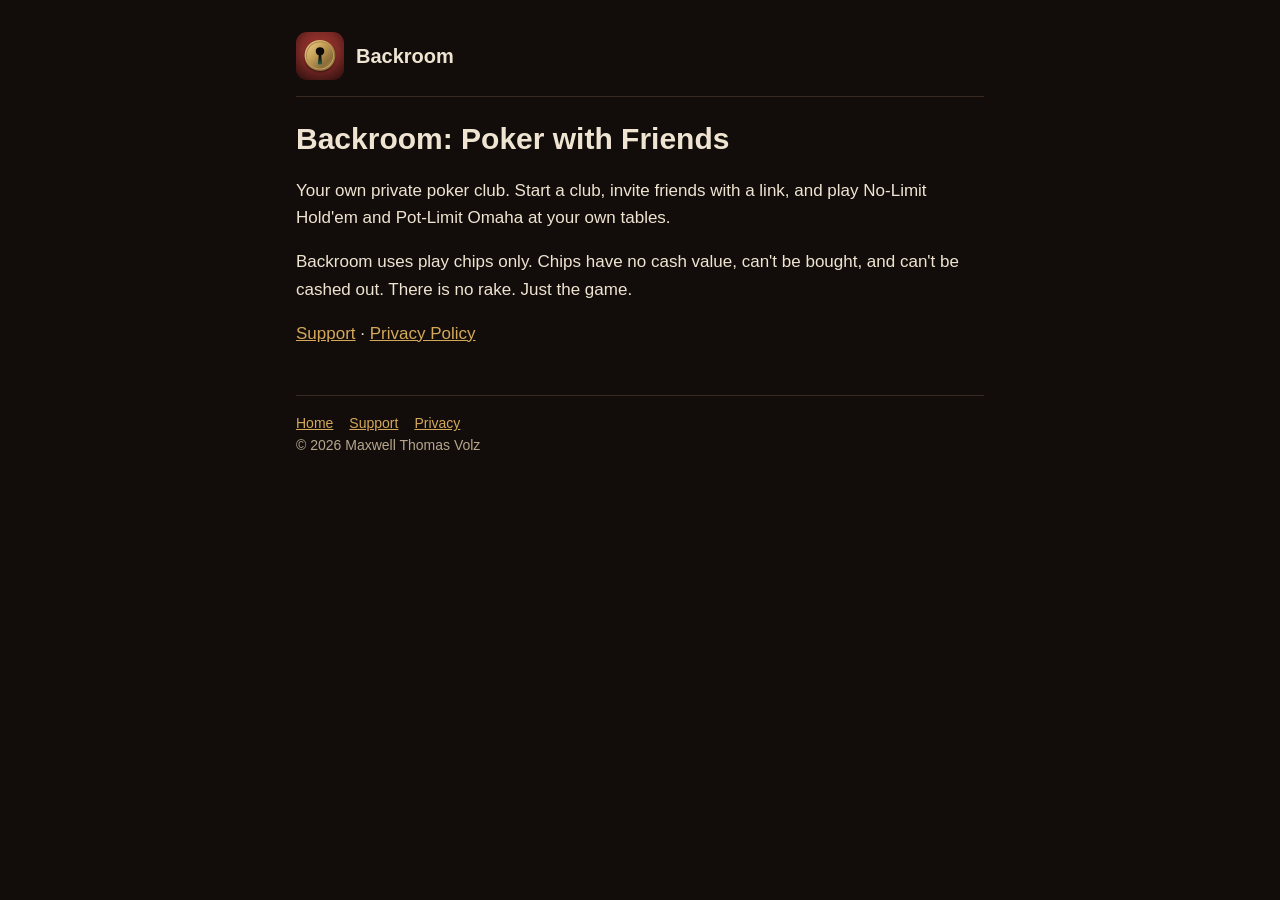
<file: index.html>
<!doctype html><html lang="en"><head><meta charset="utf-8">
<meta name="viewport" content="width=device-width,initial-scale=1">
<title>Backroom: Poker with Friends</title><link rel="stylesheet" href="style.css"><link rel="icon" href="icon.png"></head>
<body><main><header><img src="icon.png" alt=""><a href="">Backroom</a></header>
<h1>Backroom: Poker with Friends</h1>
<p>Your own private poker club. Start a club, invite friends with a link, and play No-Limit Hold'em and Pot-Limit Omaha at your own tables.</p>
<p>Backroom uses play chips only. Chips have no cash value, can't be bought, and can't be cashed out. There is no rake. Just the game.</p>
<p><a href="support/">Support</a> &middot; <a href="privacy/">Privacy Policy</a></p>

<footer><a href="">Home</a><a href="support/">Support</a><a href="privacy/">Privacy</a><br>&copy; 2026 Maxwell Thomas Volz</footer>
</main></body></html>
</file>
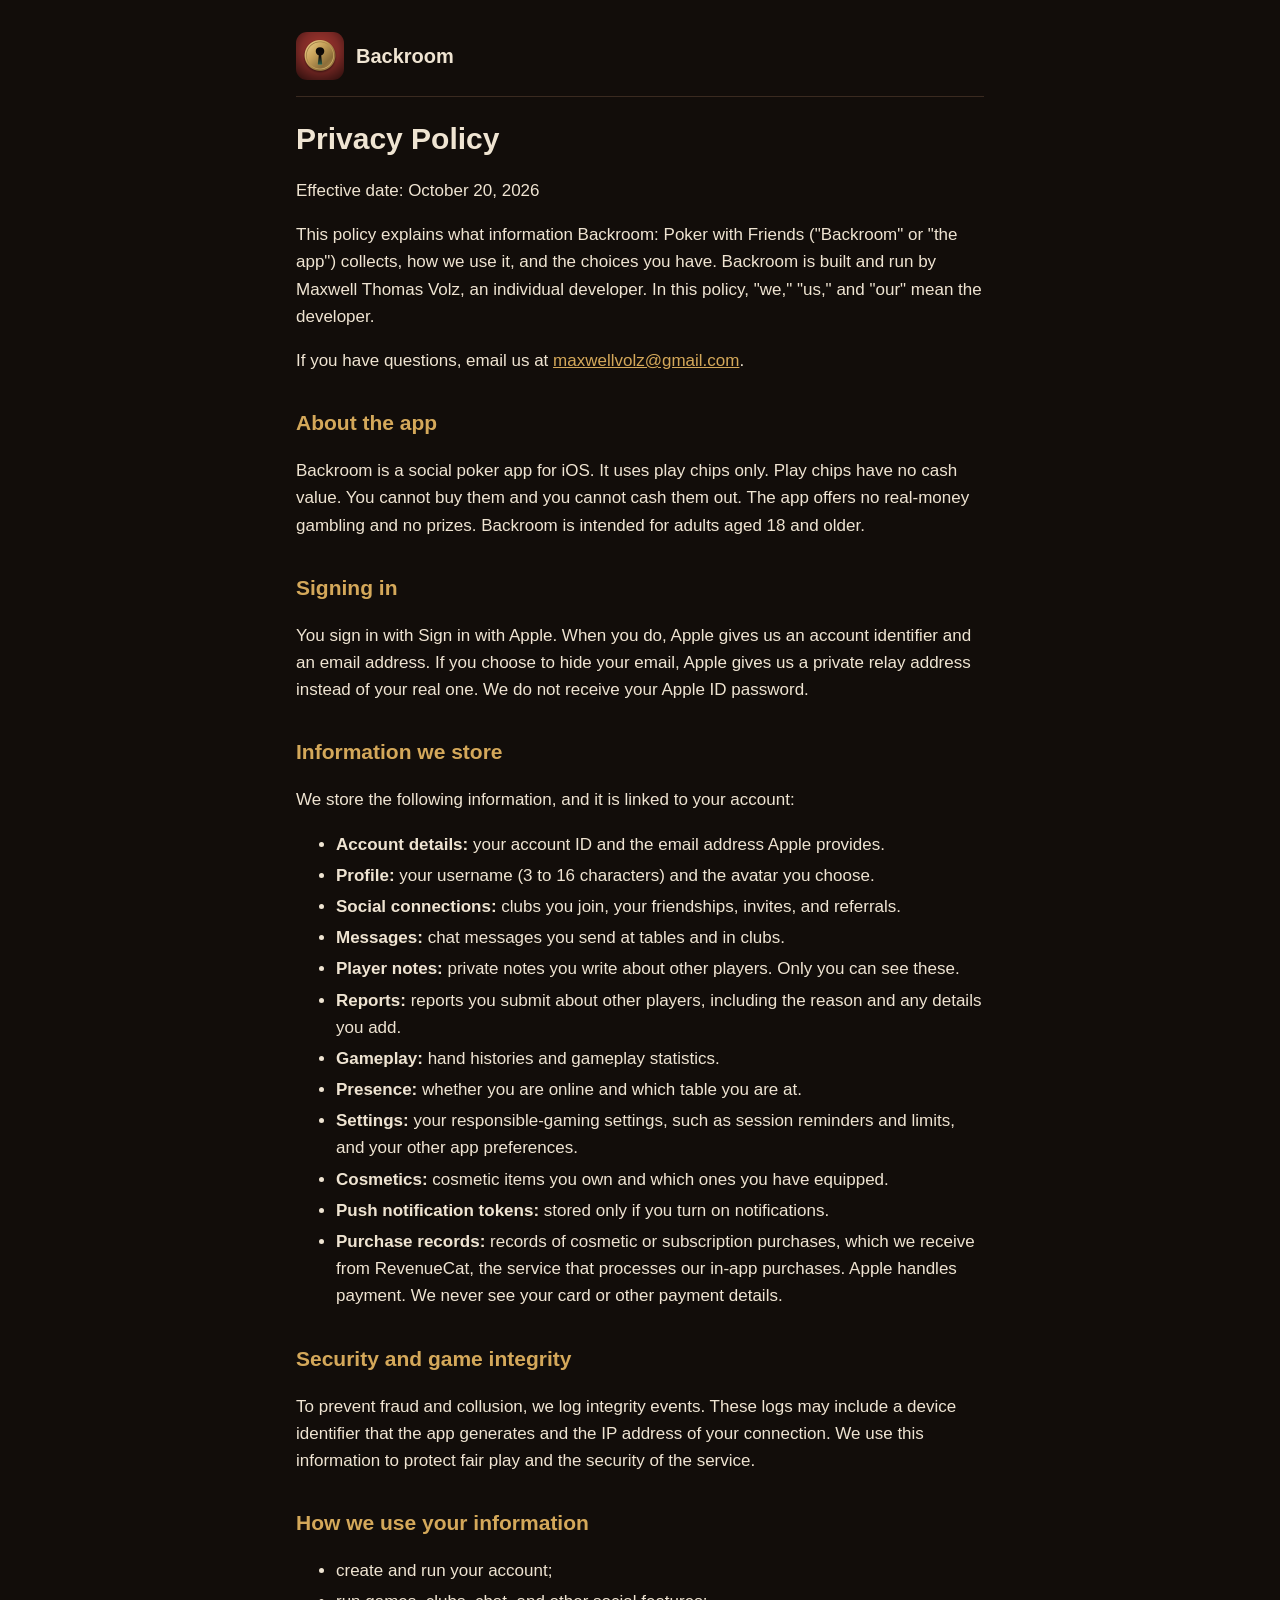
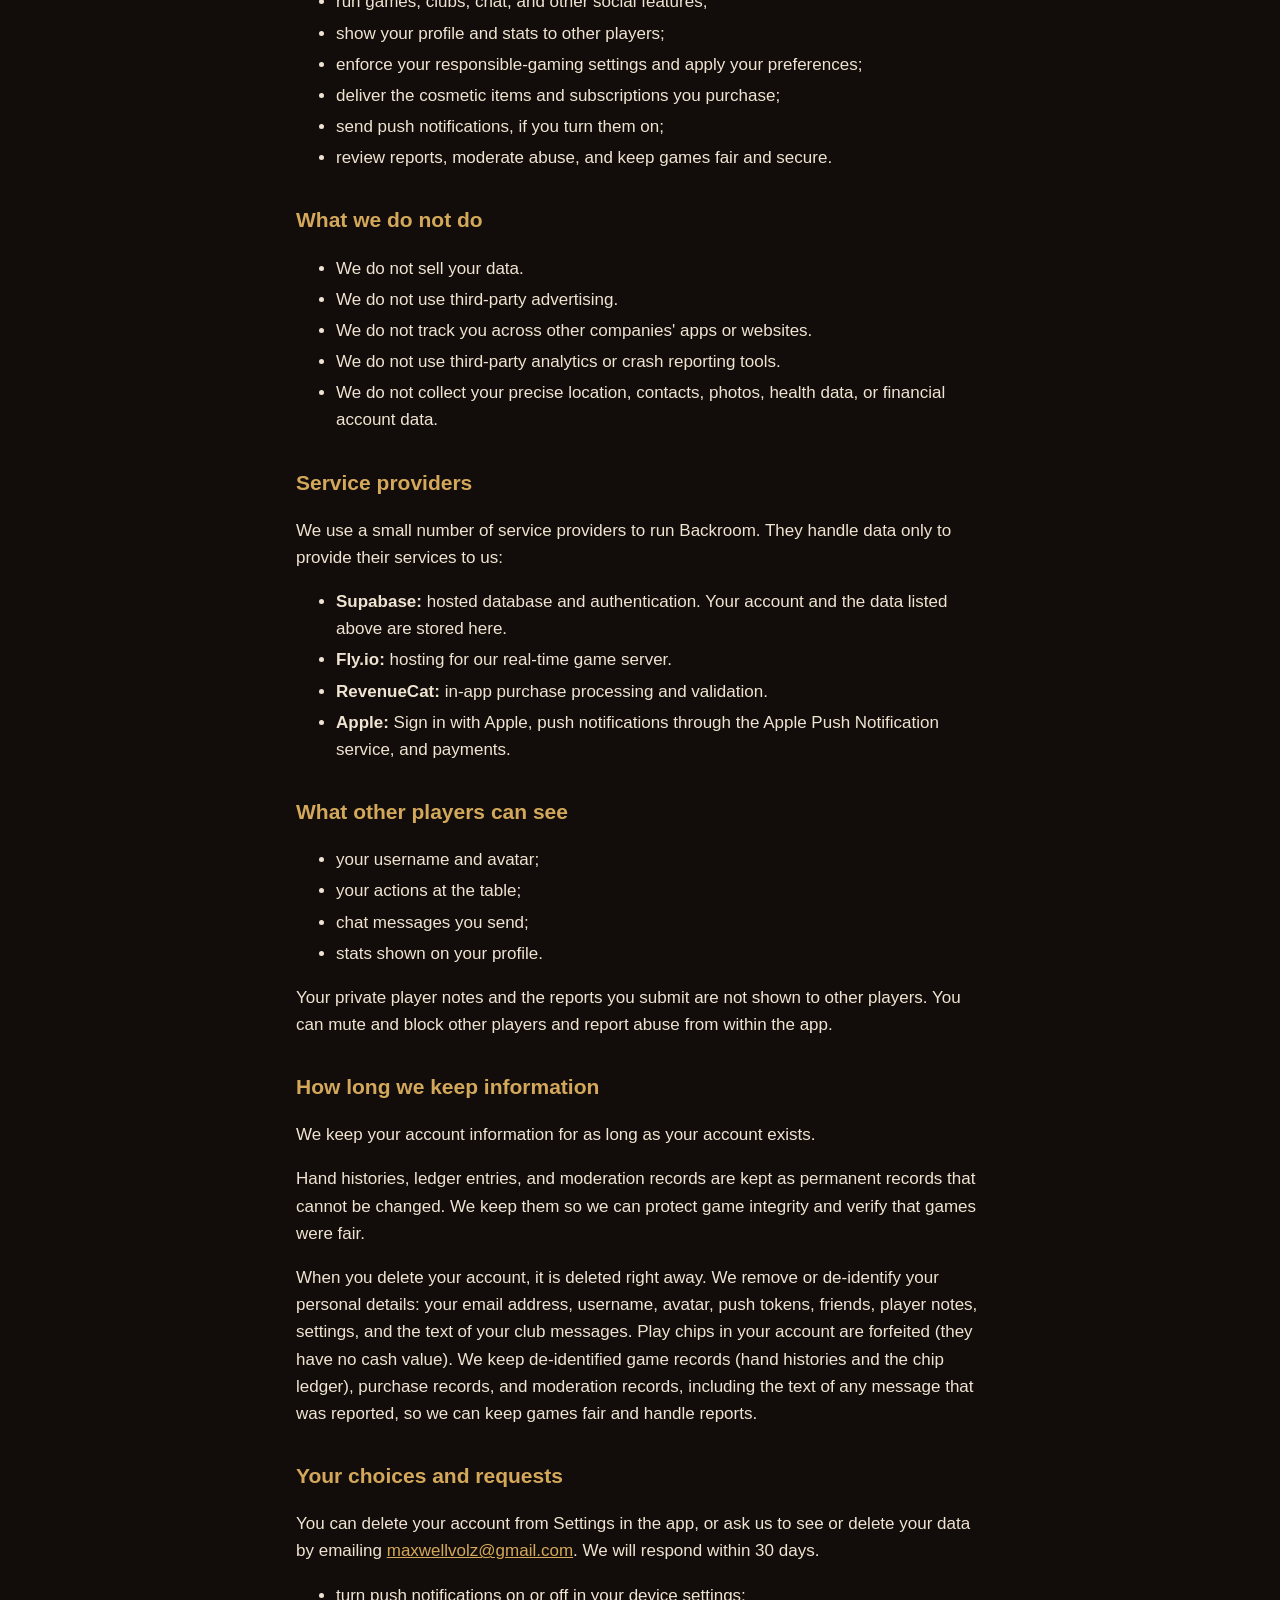
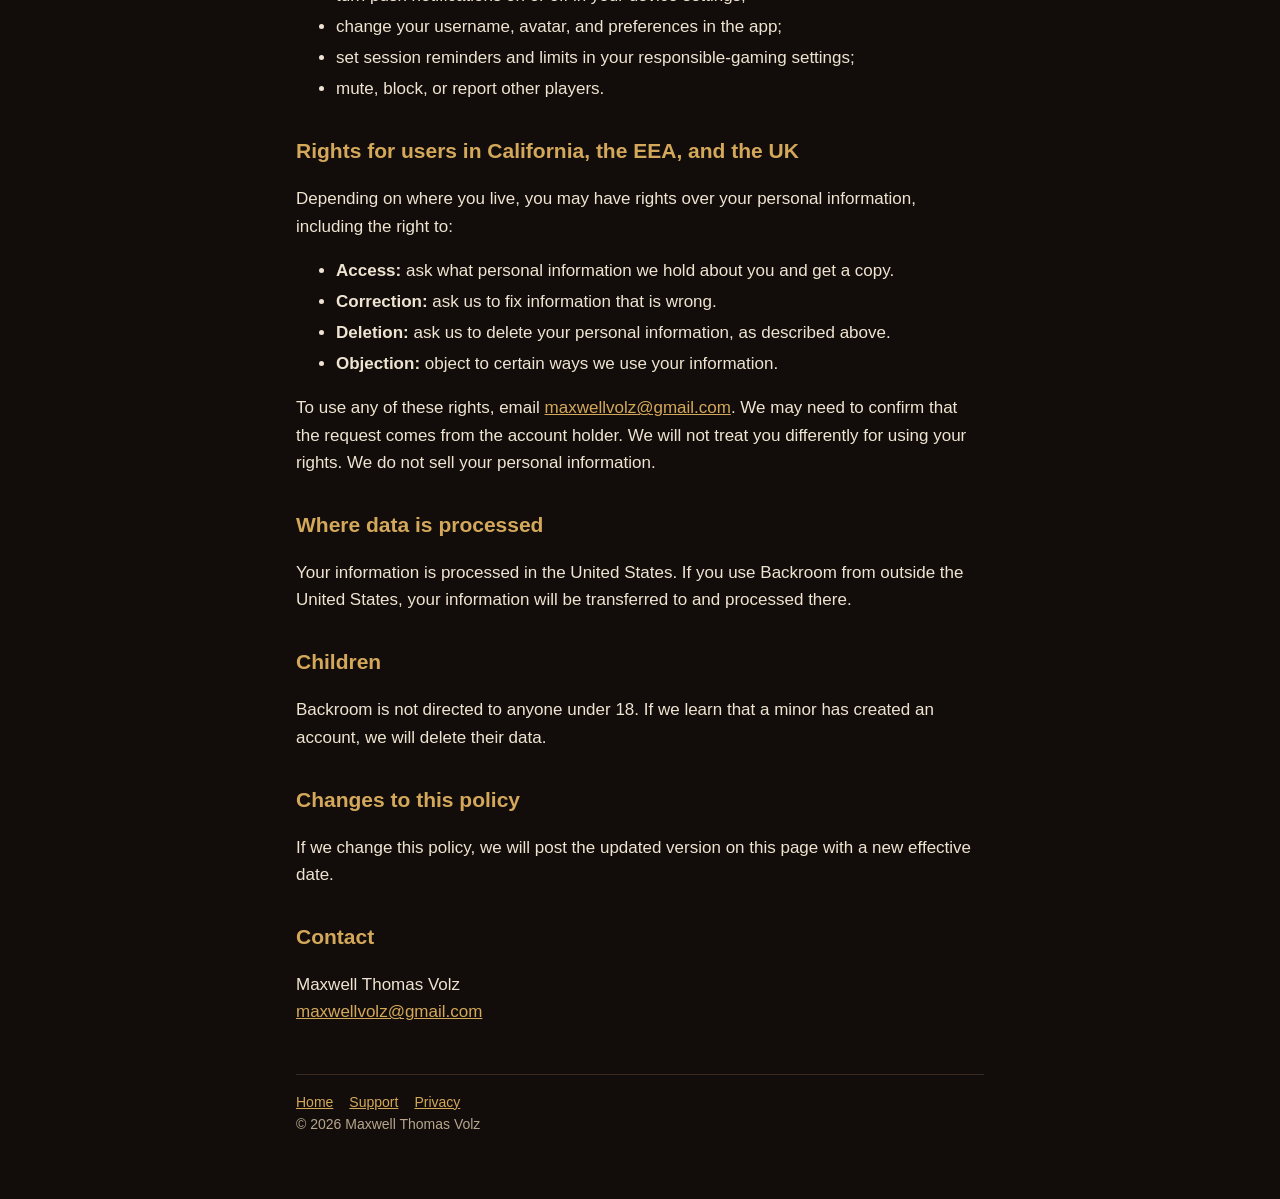
<file: privacy/index.html>
<!doctype html><html lang="en"><head><meta charset="utf-8">
<meta name="viewport" content="width=device-width,initial-scale=1">
<title>Privacy Policy - Backroom</title><link rel="stylesheet" href="../style.css"><link rel="icon" href="../icon.png"></head>
<body><main><header><img src="../icon.png" alt=""><a href="../">Backroom</a></header>
<h1>Privacy Policy</h1>
<p>Effective date: October 20, 2026</p>

<p>This policy explains what information Backroom: Poker with Friends ("Backroom" or "the app") collects, how we use it, and the choices you have. Backroom is built and run by Maxwell Thomas Volz, an individual developer. In this policy, "we," "us," and "our" mean the developer.</p>
<p>If you have questions, email us at <a href="mailto:maxwellvolz@gmail.com">maxwellvolz@gmail.com</a>.</p>

<h2>About the app</h2>
<p>Backroom is a social poker app for iOS. It uses play chips only. Play chips have no cash value. You cannot buy them and you cannot cash them out. The app offers no real-money gambling and no prizes. Backroom is intended for adults aged 18 and older.</p>

<h2>Signing in</h2>
<p>You sign in with Sign in with Apple. When you do, Apple gives us an account identifier and an email address. If you choose to hide your email, Apple gives us a private relay address instead of your real one. We do not receive your Apple ID password.</p>

<h2>Information we store</h2>
<p>We store the following information, and it is linked to your account:</p>
<ul>
<li><strong>Account details:</strong> your account ID and the email address Apple provides.</li>
<li><strong>Profile:</strong> your username (3 to 16 characters) and the avatar you choose.</li>
<li><strong>Social connections:</strong> clubs you join, your friendships, invites, and referrals.</li>
<li><strong>Messages:</strong> chat messages you send at tables and in clubs.</li>
<li><strong>Player notes:</strong> private notes you write about other players. Only you can see these.</li>
<li><strong>Reports:</strong> reports you submit about other players, including the reason and any details you add.</li>
<li><strong>Gameplay:</strong> hand histories and gameplay statistics.</li>
<li><strong>Presence:</strong> whether you are online and which table you are at.</li>
<li><strong>Settings:</strong> your responsible-gaming settings, such as session reminders and limits, and your other app preferences.</li>
<li><strong>Cosmetics:</strong> cosmetic items you own and which ones you have equipped.</li>
<li><strong>Push notification tokens:</strong> stored only if you turn on notifications.</li>
<li><strong>Purchase records:</strong> records of cosmetic or subscription purchases, which we receive from RevenueCat, the service that processes our in-app purchases. Apple handles payment. We never see your card or other payment details.</li>
</ul>

<h2>Security and game integrity</h2>
<p>To prevent fraud and collusion, we log integrity events. These logs may include a device identifier that the app generates and the IP address of your connection. We use this information to protect fair play and the security of the service.</p>

<h2>How we use your information</h2>
<ul>
<li>create and run your account;</li>
<li>run games, clubs, chat, and other social features;</li>
<li>show your profile and stats to other players;</li>
<li>enforce your responsible-gaming settings and apply your preferences;</li>
<li>deliver the cosmetic items and subscriptions you purchase;</li>
<li>send push notifications, if you turn them on;</li>
<li>review reports, moderate abuse, and keep games fair and secure.</li>
</ul>

<h2>What we do not do</h2>
<ul>
<li>We do not sell your data.</li>
<li>We do not use third-party advertising.</li>
<li>We do not track you across other companies' apps or websites.</li>
<li>We do not use third-party analytics or crash reporting tools.</li>
<li>We do not collect your precise location, contacts, photos, health data, or financial account data.</li>
</ul>

<h2>Service providers</h2>
<p>We use a small number of service providers to run Backroom. They handle data only to provide their services to us:</p>
<ul>
<li><strong>Supabase:</strong> hosted database and authentication. Your account and the data listed above are stored here.</li>
<li><strong>Fly.io:</strong> hosting for our real-time game server.</li>
<li><strong>RevenueCat:</strong> in-app purchase processing and validation.</li>
<li><strong>Apple:</strong> Sign in with Apple, push notifications through the Apple Push Notification service, and payments.</li>
</ul>

<h2>What other players can see</h2>
<ul>
<li>your username and avatar;</li>
<li>your actions at the table;</li>
<li>chat messages you send;</li>
<li>stats shown on your profile.</li>
</ul>
<p>Your private player notes and the reports you submit are not shown to other players. You can mute and block other players and report abuse from within the app.</p>

<h2>How long we keep information</h2>
<p>We keep your account information for as long as your account exists.</p>
<p>Hand histories, ledger entries, and moderation records are kept as permanent records that cannot be changed. We keep them so we can protect game integrity and verify that games were fair.</p>
<p>When you delete your account, it is deleted right away. We remove or de-identify your personal details: your email address, username, avatar, push tokens, friends, player notes, settings, and the text of your club messages. Play chips in your account are forfeited (they have no cash value). We keep de-identified game records (hand histories and the chip ledger), purchase records, and moderation records, including the text of any message that was reported, so we can keep games fair and handle reports.</p>

<h2>Your choices and requests</h2>
<p>You can delete your account from Settings in the app, or ask us to see or delete your data by emailing <a href="mailto:maxwellvolz@gmail.com">maxwellvolz@gmail.com</a>. We will respond within 30 days.</p>
<ul>
<li>turn push notifications on or off in your device settings;</li>
<li>change your username, avatar, and preferences in the app;</li>
<li>set session reminders and limits in your responsible-gaming settings;</li>
<li>mute, block, or report other players.</li>
</ul>

<h2>Rights for users in California, the EEA, and the UK</h2>
<p>Depending on where you live, you may have rights over your personal information, including the right to:</p>
<ul>
<li><strong>Access:</strong> ask what personal information we hold about you and get a copy.</li>
<li><strong>Correction:</strong> ask us to fix information that is wrong.</li>
<li><strong>Deletion:</strong> ask us to delete your personal information, as described above.</li>
<li><strong>Objection:</strong> object to certain ways we use your information.</li>
</ul>
<p>To use any of these rights, email <a href="mailto:maxwellvolz@gmail.com">maxwellvolz@gmail.com</a>. We may need to confirm that the request comes from the account holder. We will not treat you differently for using your rights. We do not sell your personal information.</p>

<h2>Where data is processed</h2>
<p>Your information is processed in the United States. If you use Backroom from outside the United States, your information will be transferred to and processed there.</p>

<h2>Children</h2>
<p>Backroom is not directed to anyone under 18. If we learn that a minor has created an account, we will delete their data.</p>

<h2>Changes to this policy</h2>
<p>If we change this policy, we will post the updated version on this page with a new effective date.</p>

<h2>Contact</h2>
<p>Maxwell Thomas Volz<br><a href="mailto:maxwellvolz@gmail.com">maxwellvolz@gmail.com</a></p>

<footer><a href="../">Home</a><a href="../support/">Support</a><a href="../privacy/">Privacy</a><br>&copy; 2026 Maxwell Thomas Volz</footer>
</main></body></html>
</file>
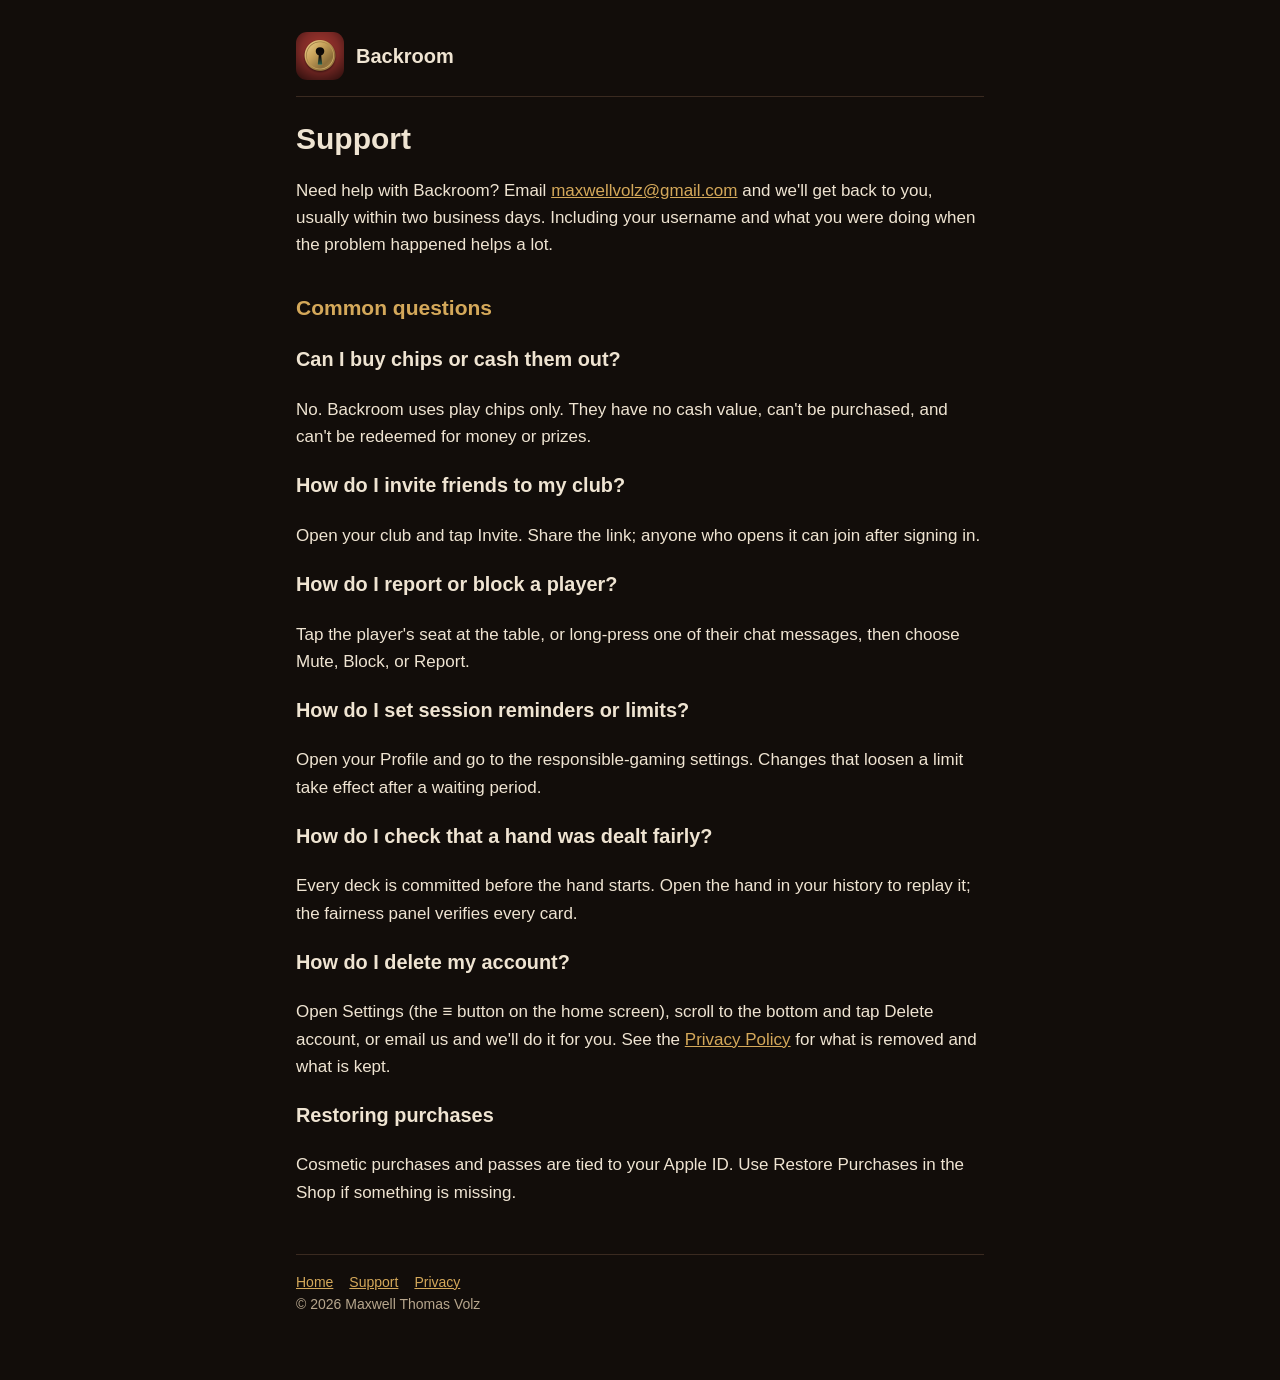
<file: support/index.html>
<!doctype html><html lang="en"><head><meta charset="utf-8">
<meta name="viewport" content="width=device-width,initial-scale=1">
<title>Support - Backroom</title><link rel="stylesheet" href="../style.css"><link rel="icon" href="../icon.png"></head>
<body><main><header><img src="../icon.png" alt=""><a href="../">Backroom</a></header>
<h1>Support</h1>
<p>Need help with Backroom? Email <a href="mailto:maxwellvolz@gmail.com?subject=Backroom%20support">maxwellvolz@gmail.com</a> and we'll get back to you, usually within two business days. Including your username and what you were doing when the problem happened helps a lot.</p>

<h2>Common questions</h2>
<h3>Can I buy chips or cash them out?</h3>
<p>No. Backroom uses play chips only. They have no cash value, can't be purchased, and can't be redeemed for money or prizes.</p>
<h3>How do I invite friends to my club?</h3>
<p>Open your club and tap Invite. Share the link; anyone who opens it can join after signing in.</p>
<h3>How do I report or block a player?</h3>
<p>Tap the player's seat at the table, or long-press one of their chat messages, then choose Mute, Block, or Report.</p>
<h3>How do I set session reminders or limits?</h3>
<p>Open your Profile and go to the responsible-gaming settings. Changes that loosen a limit take effect after a waiting period.</p>
<h3>How do I check that a hand was dealt fairly?</h3>
<p>Every deck is committed before the hand starts. Open the hand in your history to replay it; the fairness panel verifies every card.</p>
<h3>How do I delete my account?</h3>
<p>Open Settings (the ≡ button on the home screen), scroll to the bottom and tap Delete account, or email us and we'll do it for you. See the <a href="../privacy/">Privacy Policy</a> for what is removed and what is kept.</p>
<h3>Restoring purchases</h3>
<p>Cosmetic purchases and passes are tied to your Apple ID. Use Restore Purchases in the Shop if something is missing.</p>

<footer><a href="../">Home</a><a href="../support/">Support</a><a href="../privacy/">Privacy</a><br>&copy; 2026 Maxwell Thomas Volz</footer>
</main></body></html>
</file>
<file: style.css>
:root{--bg:#120d0a;--fg:#efe4d2;--muted:#b7a68d;--accent:#d4a85a;--edge:#3a2a20}
*{box-sizing:border-box}body{margin:0;background:var(--bg);color:var(--fg);font:17px/1.6 -apple-system,BlinkMacSystemFont,"Segoe UI",Roboto,sans-serif}
main{max-width:720px;margin:0 auto;padding:32px 16px 64px}header{display:flex;align-items:center;gap:12px;padding-bottom:16px;border-bottom:1px solid var(--edge);margin-bottom:24px}
header img{width:48px;height:48px;border-radius:11px}header a{color:var(--fg);text-decoration:none;font-weight:600;font-size:20px}
h1{font-size:30px;line-height:1.2}h2{font-size:21px;margin-top:32px;color:var(--accent)}a{color:var(--accent)}li{margin:4px 0}
footer{margin-top:48px;padding-top:16px;border-top:1px solid var(--edge);color:var(--muted);font-size:14px}footer a{margin-right:16px}
</file>
